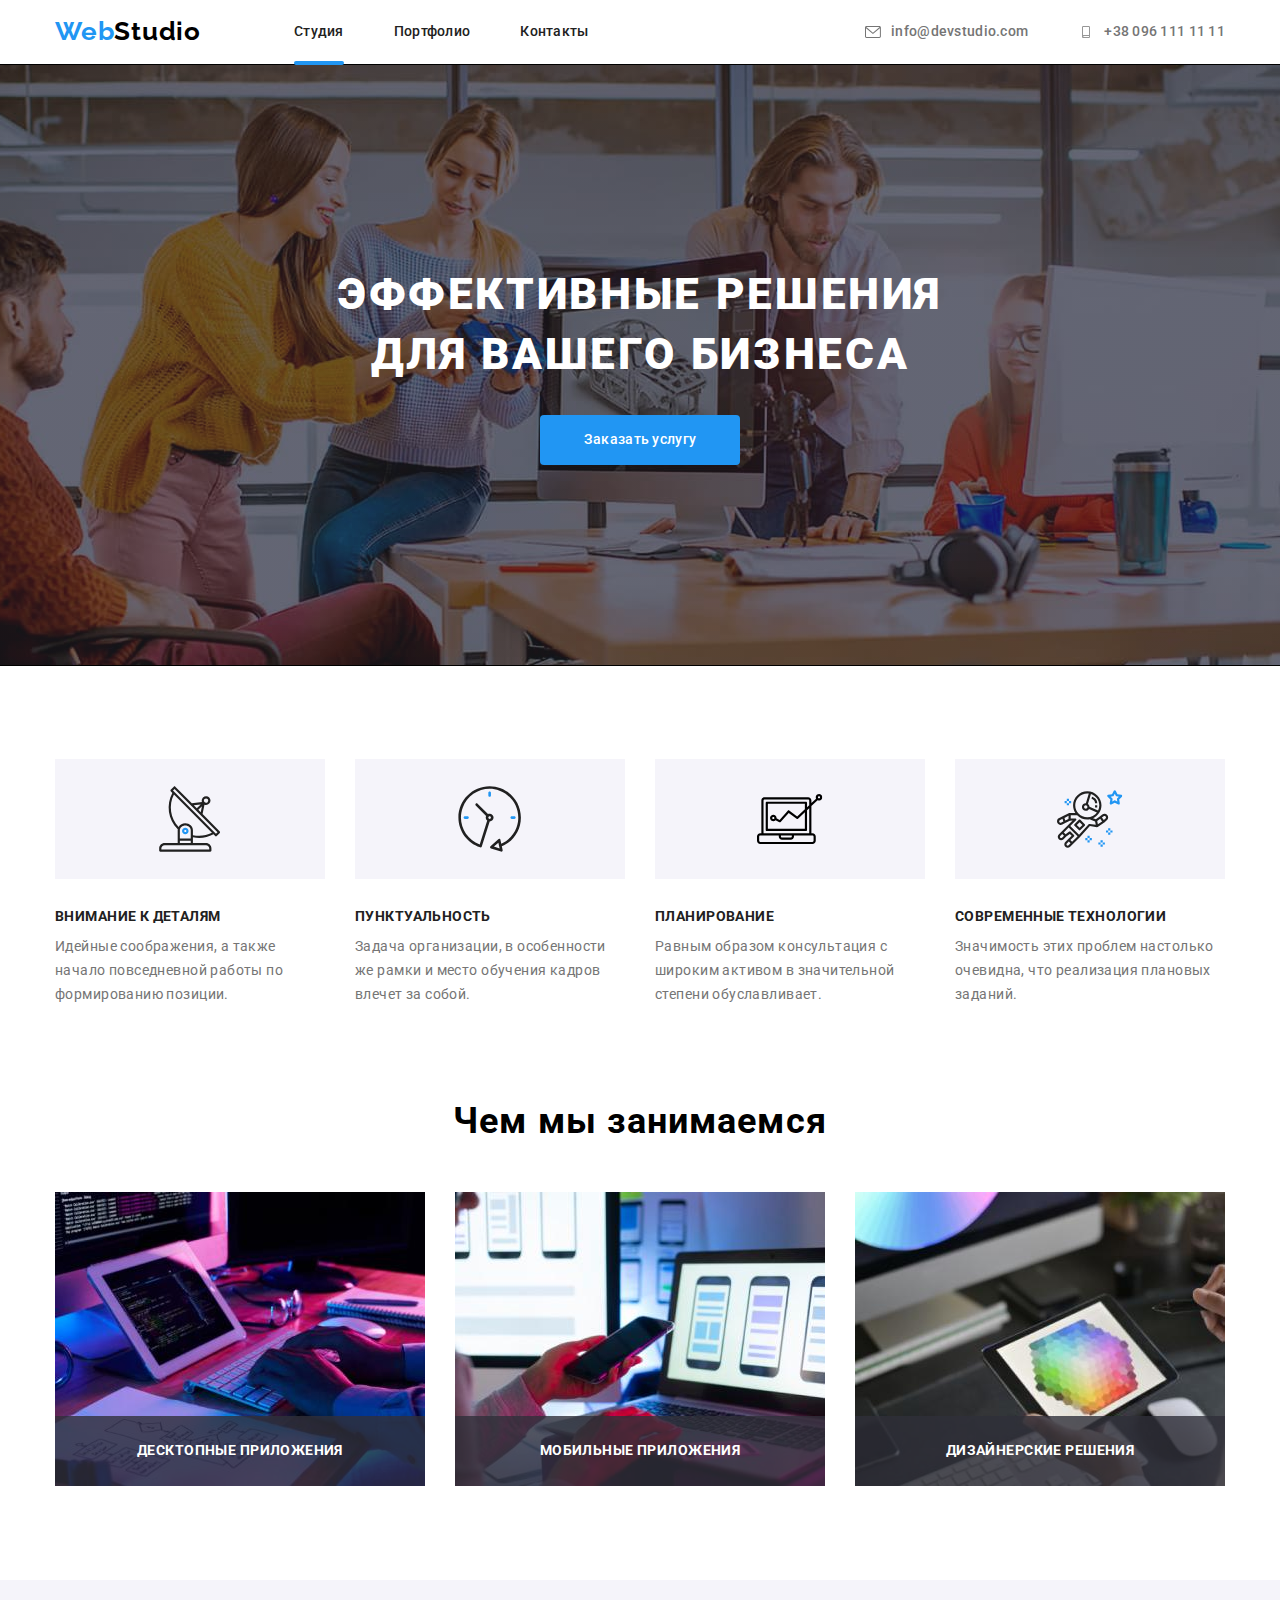
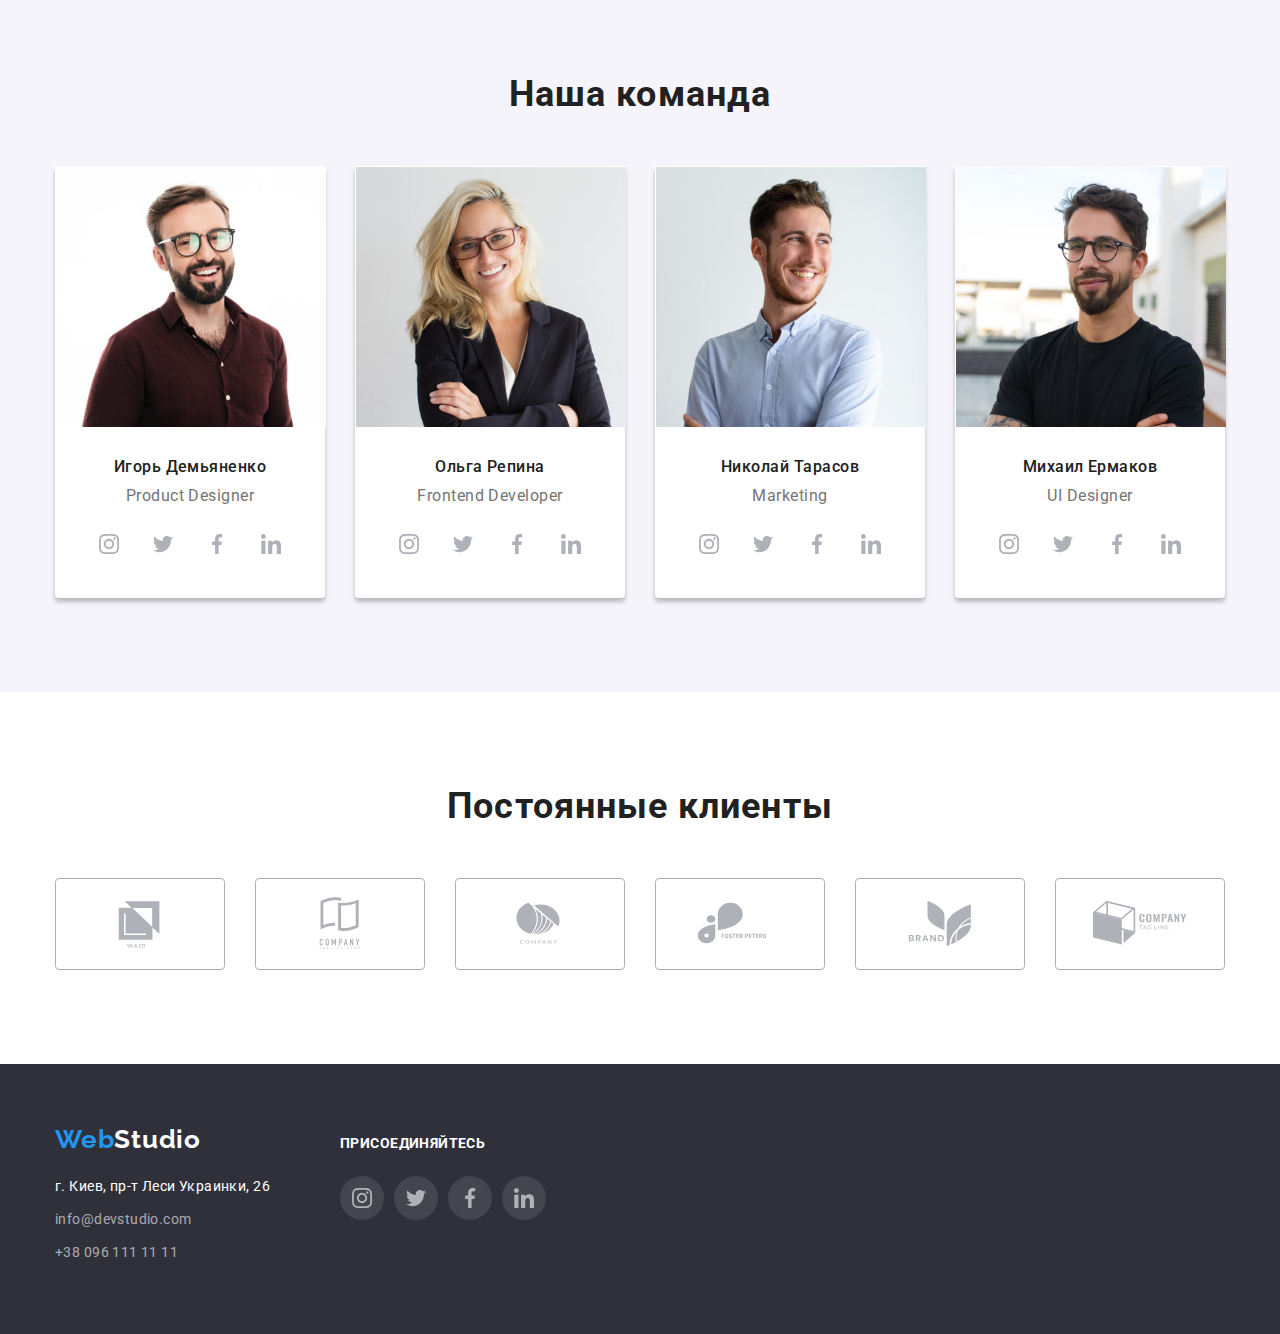
<file: index.html>
<!DOCTYPE html>
<html lang="ru">
<head>
    <meta charset="UTF-8">
    <meta http-equiv="X-UA-Compatible" content="IE=edge">
    <meta name="viewport" content="width=device-width, initial-scale=1.0">
    <title>Document</title>
    <link rel="preconnect" href="https://fonts.googleapis.com" />
    <link rel="preconnect" href="https://fonts.gstatic.com" crossorigin />
    <link
      href="https://fonts.googleapis.com/css2?family=Raleway:wght@700&family=Roboto:wght@400;500;700&display=swap"
      rel="stylesheet"
    />
   <link rel="preconnect" href="https://fonts.googleapis.com">
    <link rel="preconnect" href="https://fonts.gstatic.com" crossorigin>
    <link href="https://fonts.googleapis.com/css2?family=Roboto:wght@900&display=swap" rel="stylesheet">
     <link rel="stylesheet" href="https://cdnjs.cloudflare.com/ajax/libs/modern-normalize/1.1.0/modern-normalize.min.css"/>
    <link rel="stylesheet" href="./css/styles.css">
    
</head>

<body>

<!-- Шапка сайта-->

    <header class="header">
      <div class="conteiner header-main">
        <nav class="header-navigation">
        <a class="logo" href="">
          <span class="logo-span">Web</span>Studio
        </a>
        <ul class="list header-list">
          <li class="header-item">
            <a class="link header-link current" href="./index.html">Студия</a>
          </li>
          <li class="header-item">
            <a class="link header-link" href="./portfolio.html">Портфолио</a>
          </li>
          <li class="header-item">
            <a class="link header-link" href="">Контакты</a>
          </li>
        </ul>
      </nav>

      <ul class="list list-link link-contacts">
        <li class="contacts-link">
          <a class="link link-mail" href="milto:info@devstudio.com">
          <div class="icon">
          <svg class="icon-link-mail" width="16" height="12" >
            <use href="./images/icons/symbol-defs.svg#icon-envelope-hover">
            </use>
          </svg>
          </div>
          info@devstudio.com
          </a>
        </li>
        <li class="contacts-link">
          <a class="link link-phone" href="tel:+380961111111">
          <div class="icon">
          <svg class="icon-link-phone" width="16" height="12">
            <use href="./images/icons/symbol-defs.svg#icon-smartphone1">
            </use>
          </svg>
          </div>
          +38 096 111 11 11
          </a>
        </li>
      </ul>
    </div>
    </header>

<!--Основная информация сайта-->
<main>
  
  <section class="hero-main"> 
    <div class=" conteiner">
    <h1 class="main-title">Эффективные решения</br> для вашего бизнеса</h1>
    <button class="hero-btn" type="button" data-modal-open>Заказать услугу</button>
  </div>
  </section>
 
   
  <section class="conteiner-hero">
      <div class="conteiner"> 
        <ul class="list list-specification">
            <li class="item-specification">
              <div class="thumb">
                <svg class="item-specification-thumb" width="65.32" height="70">
                  <use href="./images/icons/symbol-defs.svg#icon-antenna-1">
                </use> 
                </svg>
              </div>
            <h3 class="title-specification">Внимание к деталям</h3>
            <p class="content-specification">Идейные соображения, а также начало повседневной работы по формированию позиции.</p>
            </li>
            <li class="item-specification">
              <div class="thumb">
                <svg class="item-specification-thumb" width="65.32" height="70">
                  <use href="./images/icons/symbol-defs.svg#icon-clock-1">
                </use> 
                </svg>
              </div>
            <h3 class="title-specification">Пунктуальность</h3>
            <p class="content-specification">Задача организации, в особенности же рамки и место обучения кадров влечет за собой.</p>
            </li>
            <li class="item-specification">
              <div class="thumb">
                <svg class="item-specification-thumb" width="65.32" height="70">
                  <use href="./images/icons/symbol-defs.svg#icon-Vector">
                </use> 
                </svg>
              </div>
            <h3 class="title-specification">Планирование</h3>
            <p class="content-specification">Равным образом консультация с широким активом в значительной степени обуславливает.</p>
            </li>
            <li class="item-specification"> 
              <div class="thumb">
                <svg class="item-specification-thumb" width="65.32" height="70">
                  <use href="./images/icons/symbol-defs.svg#icon-astronaut-1">
                </use> 
                </svg>
              </div>
            <h3 class="title-specification">Современные технологии</h3>
            <p class="content-specification">Значимость этих проблем настолько очевидна, что реализация плановых заданий.</p>
            </li>
        </ul>
        </div>
    </section>
      
    <section class="conteiner-work">
      <div class="conteiner">
        <h2 class="hero-title-work">Чем мы занимаемся</h2>
        <ul class="list list-work">
            <li class="list-work-foto">
            <img src="./images/works 1 (1).jpg" 
            alt="фото работы на компьютере"
            width="370"
            height="294">
            <div class="work-proposition">
              <p class="work-proposition-name">Десктопные приложения</p>
            </div>
            </li>
            <li class="list-work-foto">
            <img src="./images/works 2.jpg" 
            alt="фото работы на ноутбуке"
             width="370"
            height="294">
             <div class="work-proposition">
              <p class="work-proposition-name">Мобильные приложения</p>
            </div>
            </li>
            <li class="list-work-foto">
            <img src="./images/works 3.jpg" alt="фото работы на планшете"
             width="370"
            height="294">
             <div class="work-proposition">
              <p class="work-proposition-name">Дизайнерские решения</p>
            </div>
            </li>
        </ul>
      </div>
    </section>
    
      <section class="conteiner-team">
      <div class="conteiner">
        <h2 class="title-team">Наша команда</h2>
        <ul class="list list-team">
            <li class="card-mamber"><img class="foto-mamber" src="./images/team/team card 1.jpg" 
                alt="фото сотрудника компании" 
                width="270" 
                height="260">
            <div class="footer-card">
                <h3 class="name-mamber">Игорь Демьяненко</h3>
                <p lang="en" class="position-mamber">Product Designer</p>
                 
                <ul class="list social-team-list">
                  <li class="social-team-item">
                    <a href="" class="link mamber-social-link">
                      <svg class="mamber-social-icon" width="20" height="20">
                        <use href="./images/icons/symbol-defs.svg#icon-instagram-2">
                        </use>
                      </svg>
                    </a>
                  </li>
                <li class="social-team-item">
                    <a href="" class="link mamber-social-link">
                      <svg class="mamber-social-icon" width="20" height="20">
                        <use href="./images/icons/symbol-defs.svg#icon-twitter-1">
                        </use>
                      </svg>
                    </a>
                  </li>
                  <li class="social-team-item">
                    <a href="" class="link mamber-social-link">
                      <svg class="mamber-social-icon" width="20" height="20">
                        <use href="./images/icons/symbol-defs.svg#icon-facebook-1">
                        </use>
                      </svg>
                    </a>
                  </li>
                  <li class="social-team-item">
                    <a href="" class="link mamber-social-link">
                      <svg class="mamber-social-icon" width="20" height="20">
                        <use href="./images/icons/symbol-defs.svg#icon-linkedin-1">
                        </use>
                      </svg>
                    </a>
                  </li>
                </ul>
              </div>

            </li>
            <li class="card-mamber"><img class="foto-mamber" src="./images/team/team card 2.jpg" 
                alt="фото сотрудника компании" 
                width="270" 
                height="260">
                <div class="footer-card">
                <h3 class="name-mamber">Ольга Репина</h3>
                <p lang="en" class="position-mamber">Frontend Developer</p>
              <ul class="list social-team-list">
                  <li class="social-team-item">
                    <a href="" class="link mamber-social-link">
                      <svg class="mamber-social-icon" width="20" height="20">
                        <use href="./images/icons/symbol-defs.svg#icon-instagram-2">
                        </use>
                      </svg>
                    </a>
                  </li>
                <li class="social-team-item">
                    <a href="" class="link mamber-social-link">
                      <svg class="mamber-social-icon" width="20" height="20">
                        <use href="./images/icons/symbol-defs.svg#icon-twitter-1">
                        </use>
                      </svg>
                    </a>
                  </li>
                  <li class="social-team-item">
                    <a href="" class="link mamber-social-link">
                      <svg class="mamber-social-icon" width="20" height="20">
                        <use href="./images/icons/symbol-defs.svg#icon-facebook-1">
                        </use>
                      </svg>
                    </a>
                  </li>
                  <li class="social-team-item">
                    <a href="" class="link mamber-social-link">
                      <svg class="mamber-social-icon" width="20" height="20">
                        <use href="./images/icons/symbol-defs.svg#icon-linkedin-1">
                        </use>
                      </svg>
                    </a>
                  </li>
                </ul>  
              </div>
            </li>
            <li  class="card-mamber"><img class="foto-mamber" src="./images/team/team card 3.jpg" 
                alt="фото сотрудника компании" 
                width="270" 
                height="260">
                <div class="footer-card">
                <h3 class="name-mamber">Николай Тарасов</h3>
                <p lang="en" class="position-mamber">Marketing</p>
                <ul class="list social-team-list">
                  <li class="social-team-item">
                    <a href="" class="link mamber-social-link">
                      <svg class="mamber-social-icon" width="20" height="20">
                        <use href="./images/icons/symbol-defs.svg#icon-instagram-2">
                        </use>
                      </svg>
                    </a>
                  </li>
                <li class="social-team-item">
                    <a href="" class="link mamber-social-link">
                      <svg class="mamber-social-icon" width="20" height="20">
                        <use href="./images/icons/symbol-defs.svg#icon-twitter-1">
                        </use>
                      </svg>
                    </a>
                  </li>
                  <li class="social-team-item">
                    <a href="" class="link mamber-social-link">
                      <svg class="mamber-social-icon" width="20" height="20">
                        <use href="./images/icons/symbol-defs.svg#icon-facebook-1">
                        </use>
                      </svg>
                    </a>
                  </li>
                  <li class="social-team-item">
                    <a href="" class="link mamber-social-link">
                      <svg class="mamber-social-icon" width="20" height="20">
                        <use href="./images/icons/symbol-defs.svg#icon-linkedin-1">
                        </use>
                      </svg>
                    </a>
                  </li>
                </ul>
                </div>
            </li>
            <li class="card-mamber"><img class="foto-mamber"  src="./images/team/team card 4.jpg" 
                alt="фото сотрудника компании" 
                width="270" 
                height="260">
                <div class="footer-card">
                <h3 class="name-mamber">Михаил Ермаков</h3>
                <p lang="en" class="position-mamber">UI Designer</p>
                <ul class="list social-team-list">
                  <li class="social-team-item">
                    <a href="" class="link mamber-social-link">
                      <svg class="mamber-social-icon" width="20" height="20">
                        <use href="./images/icons/symbol-defs.svg#icon-instagram-2">
                        </use>
                      </svg>
                    </a>
                  </li>
                <li class="social-team-item">
                    <a href="" class="link mamber-social-link">
                      <svg class="mamber-social-icon" width="20" height="20">
                        <use href="./images/icons/symbol-defs.svg#icon-twitter-1">
                        </use>
                      </svg>
                    </a>
                  </li>
                  <li class="social-team-item">
                    <a href="" class="link mamber-social-link">
                      <svg class="mamber-social-icon" width="20" height="20">
                        <use href="./images/icons/symbol-defs.svg#icon-facebook-1">
                        </use>
                      </svg>
                    </a>
                  </li>
                  <li class="social-team-item">
                    <a href="" class="link mamber-social-link">
                      <svg class="mamber-social-icon" width="20" height="20">
                        <use href="./images/icons/symbol-defs.svg#icon-linkedin-1">
                        </use>
                      </svg>
                    </a>
                  </li>
                </ul>
                </div>
            </li>
        </ul>
      </div>
     </section>

     <section class="clients">
       <div class="conteiner">
         <h2 class="title-clients">Постоянные клиенты</h2>
         <ul class="list list-clients">

           <li class="link card-client">
             <a href="" class="item-client">
             <svg class="logo-client" width="106" height="60">
               <use href="./images/icons/symbol-defs.svg#icon-Logo">

               </use>
             </svg>
             </a>
           </li>
           <li class="link card-client">
             <a href="" class="item-client">
             <svg class="logo-client" width="106" height="60">
               <use href="./images/icons/symbol-defs.svg#icon-Logo-1">

               </use>
             </svg>
             </a>
           </li>
           <li class="link card-client">
             <a href="" class="item-client">
             <svg class="logo-client" width="106" height="60">
               <use href="./images/icons/symbol-defs.svg#icon-Logo-2">

               </use>
             </svg>
             </a>
           </li>
           <li class="link card-client">
             <a href="" class="item-client">
             <svg class="logo-client" width="106" height="60">
               <use href="./images/icons/symbol-defs.svg#icon-Logo-3">

               </use>
             </svg>
             </a>
           </li>
           <li class="link card-client">
             <a href="" class="item-client">
             <svg class="logo-client" width="106" height="60">
               <use href="./images/icons/symbol-defs.svg#icon-Logo-4">

               </use>
             </svg>
             </a>
           </li>
           <li class="link card-client">
             <a href="" class="item-client">
             <svg class="logo-client" width="106" height="60">
               <use href="./images/icons/symbol-defs.svg#icon-Logo-5">

               </use>
             </svg>
             </a>
           </li>

         </ul>
       </div>
       
     </section>
  
    </main>

     <footer class="conteiner-footer">
    <div class="conteiner footer-main">
      <div class="conteiner-footer-inform">
          <a class="logo logo-footer" href="./index.html">
            <span class="logo-span">Web</span>Studio
          </a>

          <address class="address">г. Киев, пр-т Леси Украинки, 26</address>
          <ul class="list list-link list-link-footer">
            <li>
              <a class="link footer-link" href="milto:info@devstudio.com"
                >info@devstudio.com</a
              >
            </li>
            <li>
              <a class="link footer-link" href="tel:+380961111111"
                >+38 096 111 11 11</a
              >
            </li>
          </ul>
          </div>
          <div class="conteiner-footer-social-links">
          <h2 class="title-social-links">присоединяйтесь</h2>
          <ul class="list social-list-footer">
                  <li class="social-footer-item">
                    <a href="" class="link footer-social-link">
                      <svg class="footer-social-icon" width="20" height="20">
                        <use href="./images/icons/symbol-defs.svg#icon-instagram-2">
                        </use>
                      </svg>
                    </a>
                  </li>
                <li class="social-footer-item">
                    <a href="" class="link footer-social-link">
                      <svg class="footer-social-icon" width="20" height="20">
                        <use href="./images/icons/symbol-defs.svg#icon-twitter-1">
                        </use>
                      </svg>
                    </a>
                  </li>
                  <li class="social-footer-item">
                    <a href="" class="link footer-social-link">
                      <svg class="footer-social-icon" width="20" height="20">
                        <use href="./images/icons/symbol-defs.svg#icon-facebook-1">
                        </use>
                      </svg>
                    </a>
                  </li>
                  <li class="social-footer-item">
                    <a href="" class="link footer-social-link">
                      <svg class="footer-social-icon" width="20" height="20">
                        <use href="./images/icons/symbol-defs.svg#icon-linkedin-1">
                        </use>
                      </svg>
                    </a>
                  </li>
                </ul>
          </div>
      </div>
 </footer>
<div class="is-hidden backdrop" data-modal>
  <div class="modal">
  <button type="button" class="modal-close" data-modal-close>
    <svg class="modal-close-icone"width="18" height="18">
      <use href="./images/icons/symbol-defs.svg#icon-close-black-18dp-2-1">
      </use>
    </svg>
  </button>
</div>
</div>
 <script src="./js/modal.js"></script>
</body>
</html>
</file>
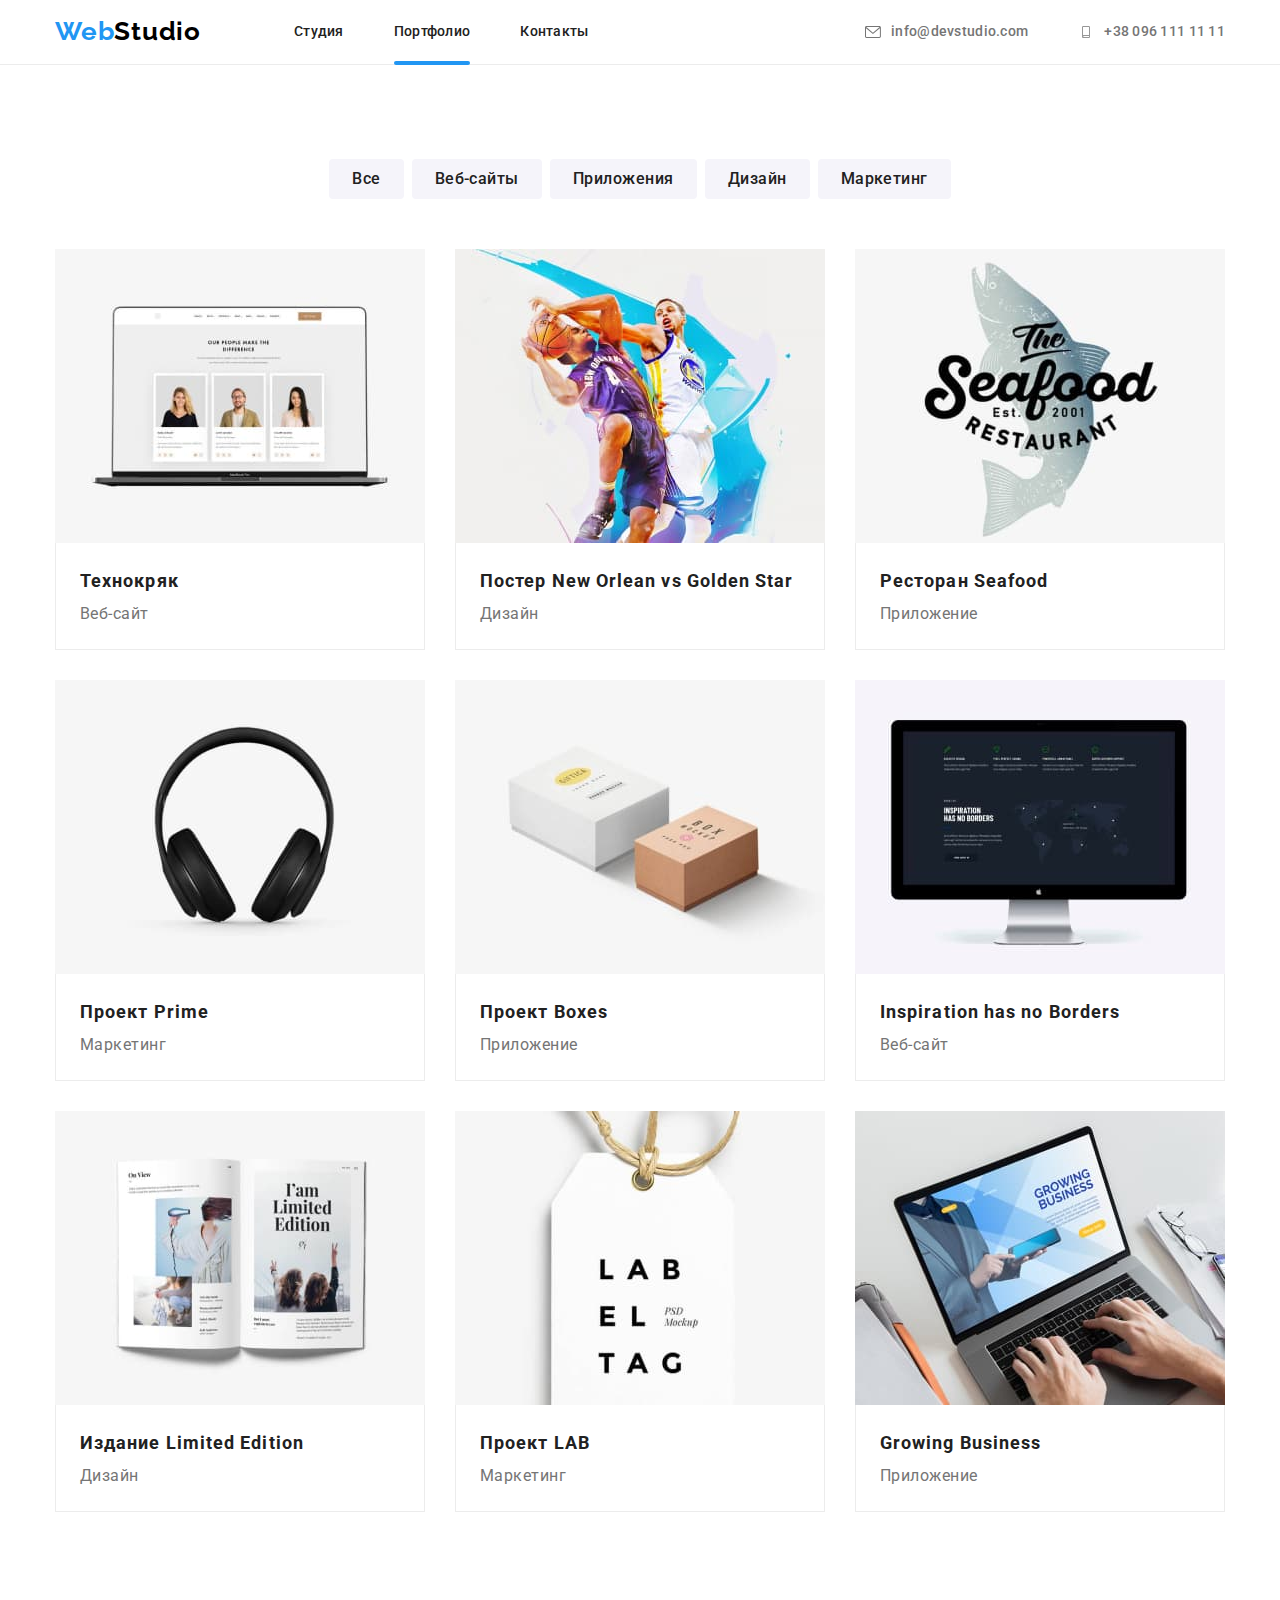
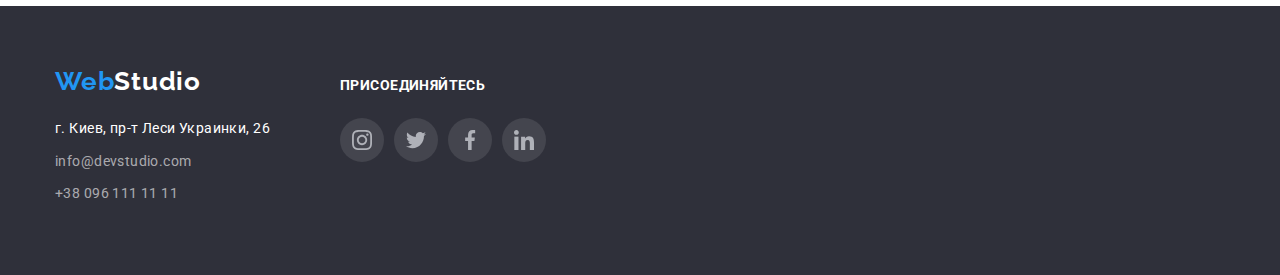
<file: portfolio.html>
<!DOCTYPE html>
<html lang="en">
  <head>
    <meta charset="UTF-8" />
    <meta http-equiv="X-UA-Compatible" content="IE=edge" />
    <meta name="viewport" content="width=device-width, initial-scale=1.0" />
    <title>Document</title>
    <link rel="preconnect" href="https://fonts.googleapis.com" />
    <link rel="preconnect" href="https://fonts.gstatic.com" crossorigin />
    <link
      href="https://fonts.googleapis.com/css2?family=Raleway:wght@700&family=Roboto:wght@400;500;700&display=swap"
      rel="stylesheet"
    />
    <link rel="preconnect" href="https://fonts.googleapis.com" />
    <link rel="preconnect" href="https://fonts.gstatic.com" crossorigin />
    <link
      href="https://fonts.googleapis.com/css2?family=Roboto:wght@900&display=swap"
      rel="stylesheet"
    />
    <link
      rel="stylesheet"
      href="https://cdnjs.cloudflare.com/ajax/libs/modern-normalize/1.1.0/modern-normalize.min.css"
    />
    <link rel="stylesheet" href="./css/styles.css" />
  </head>

  <body>
    <!--шапка портфолио-->

    <header class="header">
      <div class="conteiner header-main">
        <nav class="header-navigation">
          <a class="logo" href=""> <span class="logo-span">Web</span>Studio </a>
          <ul class="list header-list">
            <li class="header-item">
              <a class="link header-link" href="./index.html">Студия</a>
            </li>
            <li class="header-item">
              <a class="link header-link current" href="./portfolio.html"
                >Портфолио</a
              >
            </li>
            <li class="header-item">
              <a class="link header-link" href="">Контакты</a>
            </li>
          </ul>
        </nav>

        <ul class="list list-link link-contacts">
          <li class="contacts-link">
            <a class="link link-mail" href="milto:info@devstudio.com">
              <div class="icon">
                <svg class="icon-link-mail" width="16" height="12">
                  <use
                    href="./images/icons/symbol-defs.svg#icon-envelope-hover"
                  ></use>
                </svg>
              </div>
              info@devstudio.com
            </a>
          </li>
          <li class="contacts-link">
            <a class="link link-phone" href="tel:+380961111111">
              <div class="icon">
                <svg class="icon-link-phone" width="16" height="12">
                  <use
                    href="./images/icons/symbol-defs.svg#icon-smartphone1"
                  ></use>
                </svg>
              </div>
              +38 096 111 11 11
            </a>
          </li>
        </ul>
      </div>
    </header>

    <!--основная информация портфолио-->
    <main>
      <section class="conteiner-hero-portfolio">
        <div class="conteiner">
          <ul class="list list-btn">
            <li class="title-btn">
              <button type="button" class="title-btn-portfolio">Все</button>
            </li>
            <li class="title-btn">
              <button type="button" class="title-btn-portfolio">
                Веб-сайты
              </button>
            </li>
            <li class="title-btn">
              <button type="button" class="title-btn-portfolio">
                Приложения
              </button>
            </li>
            <li class="title-btn">
              <button type="button" class="title-btn-portfolio">Дизайн</button>
            </li>
            <li class="title-btn">
              <button type="button" class="title-btn-portfolio">
                Маркетинг
              </button>
            </li>
          </ul>

          <h1 class="visually-hidden">заголовок которого нет</h1>
          <ul class="list list-portfolio">
            <li class="link-cards-portfolio">
              <a class="link cards-portfolio">
                <div class="portfolio-foto">
                  <img
                    src="./images/items/item  1.jpg"
                    alt="фото трех людей"
                    width="370"
                    height="294"
                  />
                  <div class="portfolio-foto-window">
                    <p class="text-window-portfolio">
                      Технокряк это современная площадка распространения
                      коронавируса. Компании используют эту платформу для
                      цифрового шпионажа и атак на защищённые сервера
                      конкурентов.
                    </p>
                  </div>
                </div>

                <div class="card-portfolio-footer">
                  <h2 class="title-work">Технокряк</h2>
                  <p class="name-work">Веб-сайт</p>
                </div>
              </a>
            </li>

            <li class="link-cards-portfolio">
              <a class="link cards-portfolio">
                <div class="portfolio-foto">
                  <img
                    src="./images/items/item 2.jpg"
                    alt="фото спортсменов"
                    width="370"
                    height="294"
                  />
                  <div class="portfolio-foto-window">
                    <p class="text-window-portfolio">
                      Технокряк это современная площадка распространения
                      коронавируса. Компании используют эту платформу для
                      цифрового шпионажа и атак на защищённые сервера
                      конкурентов.
                    </p>
                  </div>
                </div>

                <div class="card-portfolio-footer">
                  <h2 class="title-work">Постер New Orlean vs Golden Star</h2>
                  <p class="name-work">Дизайн</p>
                </div>
              </a>
            </li>

            <li class="link-cards-portfolio">
              <a class="link cards-portfolio">
                <div class="portfolio-foto">
                  <img
                    src="./images/items/item  3.jpg"
                    alt="фото постера ресторана"
                    width="370"
                    height="294"
                  />
                  <div class="portfolio-foto-window">
                    <p class="text-window-portfolio">
                      Технокряк это современная площадка распространения
                      коронавируса. Компании используют эту платформу для
                      цифрового шпионажа и атак на защищённые сервера
                      конкурентов.
                    </p>
                  </div>
                </div>

                <div class="card-portfolio-footer">
                  <h2 class="title-work">Ресторан Seafood</h2>
                  <p class="name-work">Приложение</p>
                </div>
              </a>
            </li>

            <li class="link-cards-portfolio">
              <a class="link cards-portfolio">
                <div class="portfolio-foto">
                  <img
                    src="./images/items/item 4.jpg"
                    alt="фото наушников"
                    width="370"
                    height="294"
                  />
                  <div class="portfolio-foto-window">
                    <p class="text-window-portfolio">
                      Технокряк это современная площадка распространения
                      коронавируса. Компании используют эту платформу для
                      цифрового шпионажа и атак на защищённые сервера
                      конкурентов.
                    </p>
                  </div>
                </div>

                <div class="card-portfolio-footer">
                  <h2 class="title-work">Проект Prime</h2>
                  <p class="name-work">Маркетинг</p>
                </div>
              </a>
            </li>

            <li class="link-cards-portfolio">
              <a class="link cards-portfolio">
                <div class="portfolio-foto">
                  <img
                    src="./images/items/item 5.jpg"
                    alt="фото двух коробок"
                    width="370"
                    height="294"
                  />
                  <div class="portfolio-foto-window">
                    <p class="text-window-portfolio">
                      Технокряк это современная площадка распространения
                      коронавируса. Компании используют эту платформу для
                      цифрового шпионажа и атак на защищённые сервера
                      конкурентов.
                    </p>
                  </div>
                </div>

                <div class="card-portfolio-footer">
                  <h2 class="title-work">Проект Boxes</h2>
                  <p class="name-work">Приложение</p>
                </div>
              </a>
            </li>

            <li class="link-cards-portfolio">
              <a class="link cards-portfolio">
                <div class="portfolio-foto">
                  <img
                    src="./images/items/item 6.jpg"
                    alt="фото монитора компьютера"
                    width="370"
                    height="294"
                  />
                  <div class="portfolio-foto-window">
                    <p class="text-window-portfolio">
                      Технокряк это современная площадка распространения
                      коронавируса. Компании используют эту платформу для
                      цифрового шпионажа и атак на защищённые сервера
                      конкурентов.
                    </p>
                  </div>
                </div>

                <div class="card-portfolio-footer">
                  <h2 class="title-work">Inspiration has no Borders</h2>
                  <p class="name-work">Веб-сайт</p>
                </div>
              </a>
            </li>

            <li class="link-cards-portfolio">
              <a class="link cards-portfolio">
                <div class="portfolio-foto">
                  <img
                    src="./images/items/item 7.jpg"
                    alt="фото раскрытой книги"
                    width="370"
                    height="294"
                  />
                  <div class="portfolio-foto-window">
                    <p class="text-window-portfolio">
                      Технокряк это современная площадка распространения
                      коронавируса. Компании используют эту платформу для
                      цифрового шпионажа и атак на защищённые сервера
                      конкурентов.
                    </p>
                  </div>
                </div>

                <div class="card-portfolio-footer">
                  <h2 class="title-work">Издание Limited Edition</h2>
                  <p class="name-work">Дизайн</p>
                </div>
              </a>
            </li>

            <li class="link-cards-portfolio">
              <a class="link cards-portfolio">
                <div class="portfolio-foto">
                  <img
                    src="./images/items/item 8.jpg"
                    alt="фото товарной бирки"
                    width="370"
                    height="294"
                  />
                  <div class="portfolio-foto-window">
                    <p class="text-window-portfolio">
                      Технокряк это современная площадка распространения
                      коронавируса. Компании используют эту платформу для
                      цифрового шпионажа и атак на защищённые сервера
                      конкурентов.
                    </p>
                  </div>
                </div>
                <div class="card-portfolio-footer">
                  <h2 class="title-work">Проект LAB</h2>
                  <p class="name-work">Маркетинг</p>
                </div>
              </a>
            </li>

            <li class="link-cards-portfolio">
              <a class="link cards-portfolio">
                <div class="portfolio-foto">
                  <img
                    src="./images/items/item  9.jpg"
                    alt="фото открытого ноутбука"
                    width="370"
                    height="294"
                  />
                  <div class="portfolio-foto-window">
                    <p class="text-window-portfolio">
                      Технокряк это современная площадка распространения
                      коронавируса. Компании используют эту платформу для
                      цифрового шпионажа и атак на защищённые сервера
                      конкурентов.
                    </p>
                  </div>
                </div>
                <div class="card-portfolio-footer">
                  <h2 class="title-work">Growing Business</h2>
                  <p class="name-work">Приложение</p>
                </div>
              </a>
            </li>
          </ul>
        </div>
      </section>
    </main>
    <footer class="conteiner-footer">
      <div class="conteiner footer-main">
        <div class="conteiner-footer-inform">
          <a class="logo logo-footer" href="./index.html">
            <span class="logo-span">Web</span>Studio
          </a>

          <address class="address">г. Киев, пр-т Леси Украинки, 26</address>
          <ul class="list list-link list-link-footer">
            <li>
              <a class="link footer-link" href="milto:info@devstudio.com"
                >info@devstudio.com</a
              >
            </li>
            <li>
              <a class="link footer-link" href="tel:+380961111111"
                >+38 096 111 11 11</a
              >
            </li>
          </ul>
        </div>
        <div class="conteiner-footer-social-links">
          <h2 class="title-social-links">присоединяйтесь</h2>
          <ul class="list social-list-footer">
            <li class="social-footer-item">
              <a href="" class="link footer-social-link">
                <svg class="footer-social-icon" width="20" height="20">
                  <use
                    href="./images/icons/symbol-defs.svg#icon-instagram-2"
                  ></use>
                </svg>
              </a>
            </li>
            <li class="social-footer-item">
              <a href="" class="link footer-social-link">
                <svg class="footer-social-icon" width="20" height="20">
                  <use
                    href="./images/icons/symbol-defs.svg#icon-twitter-1"
                  ></use>
                </svg>
              </a>
            </li>
            <li class="social-footer-item">
              <a href="" class="link footer-social-link">
                <svg class="footer-social-icon" width="20" height="20">
                  <use
                    href="./images/icons/symbol-defs.svg#icon-facebook-1"
                  ></use>
                </svg>
              </a>
            </li>
            <li class="social-footer-item">
              <a href="" class="link footer-social-link">
                <svg class="footer-social-icon" width="20" height="20">
                  <use
                    href="./images/icons/symbol-defs.svg#icon-linkedin-1"
                  ></use>
                </svg>
              </a>
            </li>
          </ul>
        </div>
      </div>
    </footer>
  </body>
</html>
</file>
<file: css/styles.css>
:root {
  --main-title-color: #ffffff;
  --second-title-color: #212121;
  --main-text-color: #757575;
  --second-text-color: rgba(255, 255, 255, 0.6);
  --third-text-color: #212121;
  --accent-color: #2196f3;
  --first-btn-color: #2196f3;
  --second-btn-color: #ffffff;
  --third-btn-color: #212121;
  --background-btn: #f5f4fa;
  --header-text-color: #ffffff;
  --header-second-text-color: #212121;
  --header-third-text-color: #757575;
  --footer-text-color: #ffffff;
  --footer-second-link-color: rgba(255, 255, 255, 0.6);
  --header-mail-color: #2196f3;
  --logo-color: #000000;
  --logo-color-footer: #fff;
  --logo-span-color: #2196f3;
  --link-color: #212121;
  --second-link-color: #757575;
  --link-accent: #2196f3;
  --border-color-head: #ececec;
  --background-color-footer: #2f303a;
  --background-color-team: #f5f4fa;
  --link-color-second: #afb1b8;
  --timing-function: cubic-bezier(0.4, 0, 0.2, 1);
}
body {
  font-family: Roboto, sans-serif;
  margin: 0;
}

P h1,
h2,
h3,
h4,
h5,
h6 {
  margin: 0;
}

.list {
  list-style: none;
  text-decoration: none;
  margin: 0;
  padding: 0;
}

.conteiner {
  width: 1200px;
  padding-left: 15px;
  padding-right: 15px;

  margin-left: auto;
  margin-right: auto;
  padding-top: -94px;
  padding-bottom: -94px;
}

.list-btn {
  display: flex;
  align-items: center;
  justify-content: center;
  margin-bottom: 50px;
}

.list-btn .title-btn + .title-btn {
  margin-left: 8px;
}

.link {
  text-decoration: none;
  font-weight: 500;
  font-size: 14px;
  line-height: 1.14;
  letter-spacing: 0.02em;
  color: var(--second-link-color);
  cursor: pointer;
  transition: color 250ms var(--timing-function);
}

.link:hover,
.link:focus {
  color: var(--link-accent);
}

.header {
  display: flex;
  border-bottom: 1px solid var(--border-color-head);
}

.header-main {
  display: flex;
  align-items: center;
  justify-content: space-around;
}

.link-contacts {
  display: inline-flex;

  align-items: center;
  margin-left: auto;

  font-weight: 500;
  font-size: 14px;
  line-height: 1.14;
  letter-spacing: 0.02em;
  color: var(--second-link-color);
}

.contacts-link {
  display: flex;
  padding-top: 10px;
  padding-bottom: 10px;
}
.link-contacts .contacts-link + .contacts-link {
  margin-left: 50px;
}

.icon {
  display: flex;
  margin-right: 10px;
  align-items: center;
  justify-content: center;
}

.link-mail {
  display: flex;
  align-items: center;
  justify-content: center;
  transition: color 250ms var(--timing-function);
}

.link-mail:hover,
.link-mail:focus {
  color: var(--accent-color);
}

.icon-link-mail:hover,
.icon-link-mail:focus {
  color: var(--link-accent);
}
.icon-link-mail {
  display: flex;
  align-items: center;
  justify-content: center;
  fill: currentColor;
  transition: color 250ms var(--timing-function);
}

.link-phone {
  display: flex;
  align-items: center;
  justify-content: center;
  transition: color 250ms var(--timing-function);
}

.link-phone:hover,
.link-phone:focus {
  color: var(--accent-color);
}

.icon-link-phone {
  display: flex;
  align-items: center;
  justify-content: center;
  fill: currentColor;
  transition: fill 250ms var(--timing-function);
}

.icon-link-phone:hover,
.icon-link-phone:focus {
  fill: var(--link-accent);
}

.header-navigation {
  display: flex;
  align-items: center;
  justify-content: center;

  text-decoration: none;
  font-weight: 700;
  font-size: 26px;
  line-height: 1.19;
  letter-spacing: 0.03em;
  color: var(--header-second-text-color);
}

.logo {
  font-family: Raleway;
  text-decoration: none;
  margin-right: 93px;
  margin-left: 0;
  font-weight: 700;
  font-size: 26px;
  line-height: 1.19;
  letter-spacing: 0.03em;
  color: var(--logo-color);
}
.logo-span {
  font-family: Raleway;
  text-decoration: none;
  font-weight: bold;
  font-size: 26px;
  line-height: 31px;
  letter-spacing: 0.03em;
  color: var(--logo-span-color);
}

.header-list {
  display: flex;
}

.header-list .header-item + .header-item {
  margin-left: 50px;
}
.header-item:last-child {
  margin-right: 0;
}

.header-link {
  display: block;
  position: relative;
  padding-top: 24px;
  padding-bottom: 24px;

  font-weight: 500;
  font-size: 14px;
  line-height: 1.14;
  letter-spacing: 0.02em;
  text-decoration: none;

  color: var(--link-color);
}

.current::after {
  content: "";
  display: block;
  position: absolute;
  width: 100%;
  height: 4px;
  background-color: var(--accent-color);
  border-radius: 2px;
  left: 0;
  bottom: -1px;
}

.hero-main {
  max-width: 1600px;
  height: 600px;
  margin-left: auto;
  margin-right: auto;
  outline: 1px solid black;
  background-image: linear-gradient(
      to right,
      rgba(47, 48, 58, 0.4),
      rgba(47, 48, 58, 0.4)
    ),
    url("../images/Img.jpg");
  background-repeat: no-repeat;
  background-size: cover;
  background-position: center;
  background-color: rgba(47, 48, 58, 0.4);

  text-align: center;
  justify-content: center;
  padding-top: 200px;
  padding-bottom: 200px;
}
.main-title {
  margin-top: 0;
  margin-bottom: 30px;

  font-weight: 900;
  font-size: 44px;
  line-height: 1.36;
  text-align: center;
  letter-spacing: 0.06em;
  text-transform: uppercase;
  color: var(--main-title-color);
}

.hero-btn {
  display: inline-block;
  justify-content: center;
  border-radius: 4px;
  padding: 10px 32px;
  min-width: 200px;
  min-height: 50px;
  justify-content: center;
  border: 1px solid transparent;
  text-align: center;

  font-weight: 500;
  font-size: 14px;
  line-height: 1.14;
  letter-spacing: 0.02em;
  color: var(--second-btn-color);
  background-color: var(--first-btn-color);
}
.conteiner-hero {
  padding-top: 94px;
  padding-bottom: 94px;
  margin: 0;
}

.list-specification {
  display: flex;
  margin: 0;
}
.list-specification .item-specification + .item-specification {
  margin-left: 30px;
}

.item-specification {
  display: block;
  width: 270px;

  margin: 0;
  padding: 0;
}

.thumb {
  width: 270px;
  height: 120px;
  background-color: #f5f4fa;
  margin-bottom: 30px;

  display: flex;
  justify-content: center;
  align-items: center;
}

.thumb > .item-specification-thumb {
  margin: 25px 102.34px;
  object-position: center;
}

.conteiner-work {
  display: block;
  text-align: center;
  padding-bottom: 94px;
  padding-left: 0;
  padding-right: 0;
}

.hero-title-work {
  font-style: normal;
  font-weight: bold;
  font-size: 36px;
  line-height: 1.16;
  text-align: center;
  letter-spacing: 0.03em;

  padding: 0;
  margin-top: 0;
  margin-bottom: 50px;
}

.list-work {
  display: flex;
  margin: 0;
  justify-content: space-between;
}
.list-work-foto {
  display: flex;
  width: 370px;
  position: relative;
}

.list-work .list-work-foto + .list-work-foto {
  margin-left: 30px;
}

.work-proposition {
  display: flex;
  position: absolute;
  width: 370px;
  height: 70px;
  bottom: 0;
  background-color: rgba(47, 48, 58, 0.8);
}

.work-proposition-name {
  display: flex;
  width: 100%;
  align-items: center;
  justify-content: center;

  font-weight: bold;
  font-size: 14px;
  line-height: 1.14;
  text-align: center;
  letter-spacing: 0.03em;
  text-transform: uppercase;

  color: var(--main-title-color);
}

.title-btn-portfolio {
  display: inline-block;
  border-radius: 4px;
  padding: 6px 22px;

  font-family: inherit;
  font-style: normal;
  font-weight: 500;
  font-size: 16px;
  line-height: 1.62;
  text-align: center;
  letter-spacing: 0.03em;
  color: var(--third-btn-color);
  background-color: var(--background-btn);
  border: 1px solid transparent;
  cursor: pointer;
  transition: box-shadow 250ms var(--timing-function),
    color 250ms var(--timing-function),
    background-color 250ms var(--timing-function);
}

.title-btn-portfolio:hover,
.title-btn-portfolio:focus {
  color: var(--second-btn-color);
  background-color: var(--first-btn-color);
  box-shadow: 0px 4px 4px rgba(0, 0, 0, 0.25);
}

.title-specification {
  margin: 0;
  padding-top: 0;
  margin-bottom: 10px;

  font-weight: 700;
  font-size: 14px;
  line-height: 1.14;
  letter-spacing: 0.03em;
  text-transform: uppercase;
  color: var(--third-text-color);
}

.content-specification {
  margin: 0;
  padding: 0;

  font-size: 14px;
  line-height: 1.71;
  letter-spacing: 0.03em;
  color: var(--main-text-color);
}

.conteiner-team {
  margin: 0;
  padding-top: 94px;
  padding-bottom: 94px;
  background-color: var(--background-color-team);
}

.title-team {
  margin-bottom: 50px;
  margin-top: 0;

  font-weight: bold;
  font-size: 36px;
  line-height: 1.16;
  text-align: center;
  letter-spacing: 0.03em;
  color: var(--second-title-color);
}

.list-team {
  display: flex;
  justify-content: center;
  margin: 0;
  padding: 0;
}

.card-mamber {
  width: 270px;

  border: 1px solid transparent;
  border-radius: 0px 0px 4px 4px;
  box-shadow: 0px 4px 4px rgba(0, 0, 0, 0.25);
  background-color: #fff;
}

.list-team .card-mamber + .card-mamber {
  margin-left: 30px;
}
.foto-mamber {
  display: block;
  min-width: 100%;
  height: auto;
}

.footer-card {
  flex-grow: 1;
  margin: 0;
  padding-top: 30px;
  padding-bottom: 30px;
  border: 1px solid transparent;
}

.name-mamber {
  margin: 0;

  padding-bottom: 10px;
  padding-left: auto;

  font-weight: 500;
  font-size: 16px;
  line-height: 1.18;
  text-align: center;
  letter-spacing: 0.03em;
  color: var(--second-title-color);
}

.position-mamber {
  margin: 0;

  font-weight: normal;
  font-size: 16px;
  line-height: 1.18;
  text-align: center;
  letter-spacing: 0.03em;
  color: var(--main-text-color);
}

.social-team-list {
  display: flex;
  align-items: center;
  justify-content: center;
  margin-top: 16px;
}

.social-team-item {
  width: 44px;
  height: 44px;
  display: flex;
}
.social-team-item + .social-team-item {
  margin-left: 10px;
}

.mamber-social-link {
  width: 100%;
  height: 100%;
  border-radius: 50%;
  /* background-color: violet; */
  display: flex;
  align-items: center;
  justify-content: center;
  transition: background-color 250ms var(--timing-function);
}

.mamber-social-icon {
  display: flex;
  fill: var(--link-color-second);
  transition: fill 250ms var(--timing-function);
}

.mamber-social-link:hover,
.mamber-social-link:focus {
  background-color: #2196f3;
}
.mamber-social-link:hover .mamber-social-icon,
.mamber-social-link:focus .mamber-social-icon {
  fill: #fff;
}

.clients {
  margin: 0;
  padding-top: 94px;
  padding-bottom: 94px;
}

.title-clients {
  margin-bottom: 50px;
  margin-top: 0;

  font-weight: bold;
  font-size: 36px;
  line-height: 1.16;
  text-align: center;
  letter-spacing: 0.03em;
  color: var(--second-title-color);
}

.list-clients {
  display: flex;
  justify-content: center;
  margin: 0;
  padding: 0;
}

.card-client {
  display: block;
  justify-content: center;
  align-items: center;
  width: 170px;
  height: 92px;
}

.card-client + .card-client {
  margin-left: 30px;
}
.item-client {
  display: flex;
  width: 100%;
  height: 100%;
  align-items: center;
  justify-content: center;
  border: 1px solid #afb1b8;
  border-radius: 4px;
  transition: fill 250ms var(--timing-function);
}

.logo-client {
  fill: #afb1b8;
}

.item-client:hover,
.item-client:focus {
  border-color: var(--accent-color);
}

.item-client:hover .logo-client,
.item-client:focus .logo-client {
  fill: var(--accent-color);
}

.conteiner-footer {
  display: flex;
  background-color: var(--background-color-footer);
  padding-top: 60px;
  padding-bottom: 60px;
  margin-left: 0;
  margin-right: 0;
}

.footer-main {
  display: flex;
  align-items: baseline;
}

.conteiner-footer-inform {
  display: block;
  padding: 0;
  margin: 0;
}

.logo-footer {
  display: inline-flex;
  color: var(--logo-color-footer);
  margin: 0;
  margin-bottom: 20px;
}

.address {
  display: flex;
  padding-bottom: 9px;

  font-style: normal;
  font-weight: normal;
  font-size: 14px;
  line-height: 1.71;
  letter-spacing: 0.03em;
  color: var(--footer-text-color);
}

.list-link-footer {
  display: block;
}

.footer-link {
  display: block;
  margin-bottom: 9px;
  font-weight: normal;
  font-size: 14px;
  line-height: 1.71;
  letter-spacing: 0.03em;
  color: var(--footer-second-link-color);
  background-color: #2f303a;
}

.conteiner-footer-social-links {
  display: block;
  padding: 0;
  margin: 0;
  margin-left: 70px;
}

.title-social-links {
  margin-bottom: 20px;

  font-weight: bold;
  font-size: 14px;
  line-height: 1.71;
  letter-spacing: 0.03em;
  text-transform: uppercase;
  color: var(--footer-text-color);
}

.social-list-footer {
  display: flex;
  align-items: center;
  justify-content: center;
}

.social-footer-item {
  width: 44px;
  height: 44px;
  display: flex;
}

.social-footer-item + .social-footer-item {
  margin-left: 10px;
}

.footer-social-link {
  width: 100%;
  height: 100%;
  border-radius: 50%;
  background-color: rgba(68, 69, 78, 1);
  display: flex;
  align-items: center;
  justify-content: center;
  transition: background-color 250ms var(--timing-function);
}
.footer-social-icon {
  display: flex;
  fill: var(--link-color-second);
}

.footer-social-link:hover,
.footer-social-link:focus {
  background-color: #2196f3;
}
.footer-social-link:hover .footer-social-icon,
.footer-social-link:focus .footer-social-icon {
  fill: #fff;
}

/* Portfolio hero */

.conteiner-hero-portfolio {
  padding-top: 94px;
  padding-bottom: 94px;
}

.visually-hidden {
  position: absolute;
  clip: rect(0 0 0 0);
  width: 1px;
  height: 1px;
  margin: -1px;
  border: 0;
  padding: 0;
  overflow: hidden;
}

.hero-portfolio {
  display: flex;
  flex-wrap: wrap;
}

.conteiner-portfolio-cards {
  display: flex;
  flex-wrap: wrap;
  margin-top: 94px;
  margin-bottom: 94px;
  margin-left: auto;
  margin-right: auto;
}

.list-portfolio {
  display: flex;
  flex-wrap: wrap;
  padding-left: auto;
  padding-right: auto;
}

.portfolio-foto {
  position: relative;
  width: 370px;
  height: 294px;
  overflow: hidden;
  transition: transform 250ms var(--timing-function);
}

.text-window-portfolio {
  font-weight: normal;
  font-size: 18px;
  line-height: 1.56;
  letter-spacing: 0.03em;
  color: var(--main-title-color);
}
.link-cards-portfolio {
  display: flex;
  flex-direction: column;
  width: calc ((100%-60px)/3);

  margin-top: 30px;
  margin-right: 30px;
  margin-bottom: 0;
  cursor: pointer;
  transition: box-shadow 250ms var(--timing-function);
}

.portfolio-foto-window {
  display: inline-block;
  justify-content: center;
  align-items: center;
  padding: 63px 24px;
  position: absolute;
  content: "";
  width: 100%;
  height: 100%;
  top: 0;
  left: 0;
  opacity: 0;
  background-color: var(--accent-color);
  transition: transform 250ms var(--timing-function);
  transform: translateY(+100%);
}

.cards-portfolio:hover .portfolio-foto-window {
  transform: translateY(0);
  opacity: 1;
  /* transition: transform 250ms var(--timing-function); */
}

.link-cards-portfolio:nth-child(-n + 3) {
  margin-top: 0;
}
.link-cards-portfolio:nth-child(3n) {
  margin-right: 0;
}

.cards-portfolio > .card-portfolio-footer {
  flex-grow: 1;
  margin-top: 0;
  padding-left: 24px;
  padding-right: 24px;
  padding-top: 20px;
  padding-bottom: 20px;
  border: 1px solid var(--border-color-head);
  border-top: transparent;
}

.link-cards-portfolio:hover {
  box-shadow: 0px 4px 4px rgba(0, 0, 0, 0.25);
}

.title-work {
  margin-bottom: 0;
  margin-top: 0;

  font-weight: 700;
  font-size: 18px;
  line-height: 2;
  letter-spacing: 0.06em;
  color: var(--second-title-color);
}

.name-work {
  margin-top: 0;
  margin-bottom: 0;
  font-weight: normal;
  font-size: 16px;
  line-height: 1.87;
  letter-spacing: 0.03em;
  color: var(--main-text-color);
}
.backdrop {
  width: 100vw;
  height: 100vh;
  background-color: rgba(0, 0, 0, 0.2);
  position: fixed;
  top: 0;
  left: 0;
  transition: opacity 250ms linear, visibility 250ms linear;
  visibility: visible;
  opacity: 1;
}
.backdrop .is-hidden .modal {
  transform: scale(1.5) rotate(180deg);
  transition: transform 250ms perspective-origin 250ms;
}
.modal {
  width: 528px;
  min-height: 581px;
  background-color: #fff;
  border-radius: 4px;
  top: 50%;
  left: 50%;
  bottom: 0;
  transform: translate(-50%, -50%);
  position: absolute;
  transition: transform 250ms, perspective-origin 250ms;
}

.modal-close {
  width: 30px;
  height: 30px;
  background-color: transparent;
  border: 1px solid rgba(0, 0, 0, 0.292);
  border-radius: 50%;
  position: absolute;
  top: 10px;
  right: 10px;
  display: flex;
  align-items: center;
  justify-content: center;
}
.is-hidden {
  visibility: hidden;
  opacity: 0;
  pointer-events: none;
}
</file>
